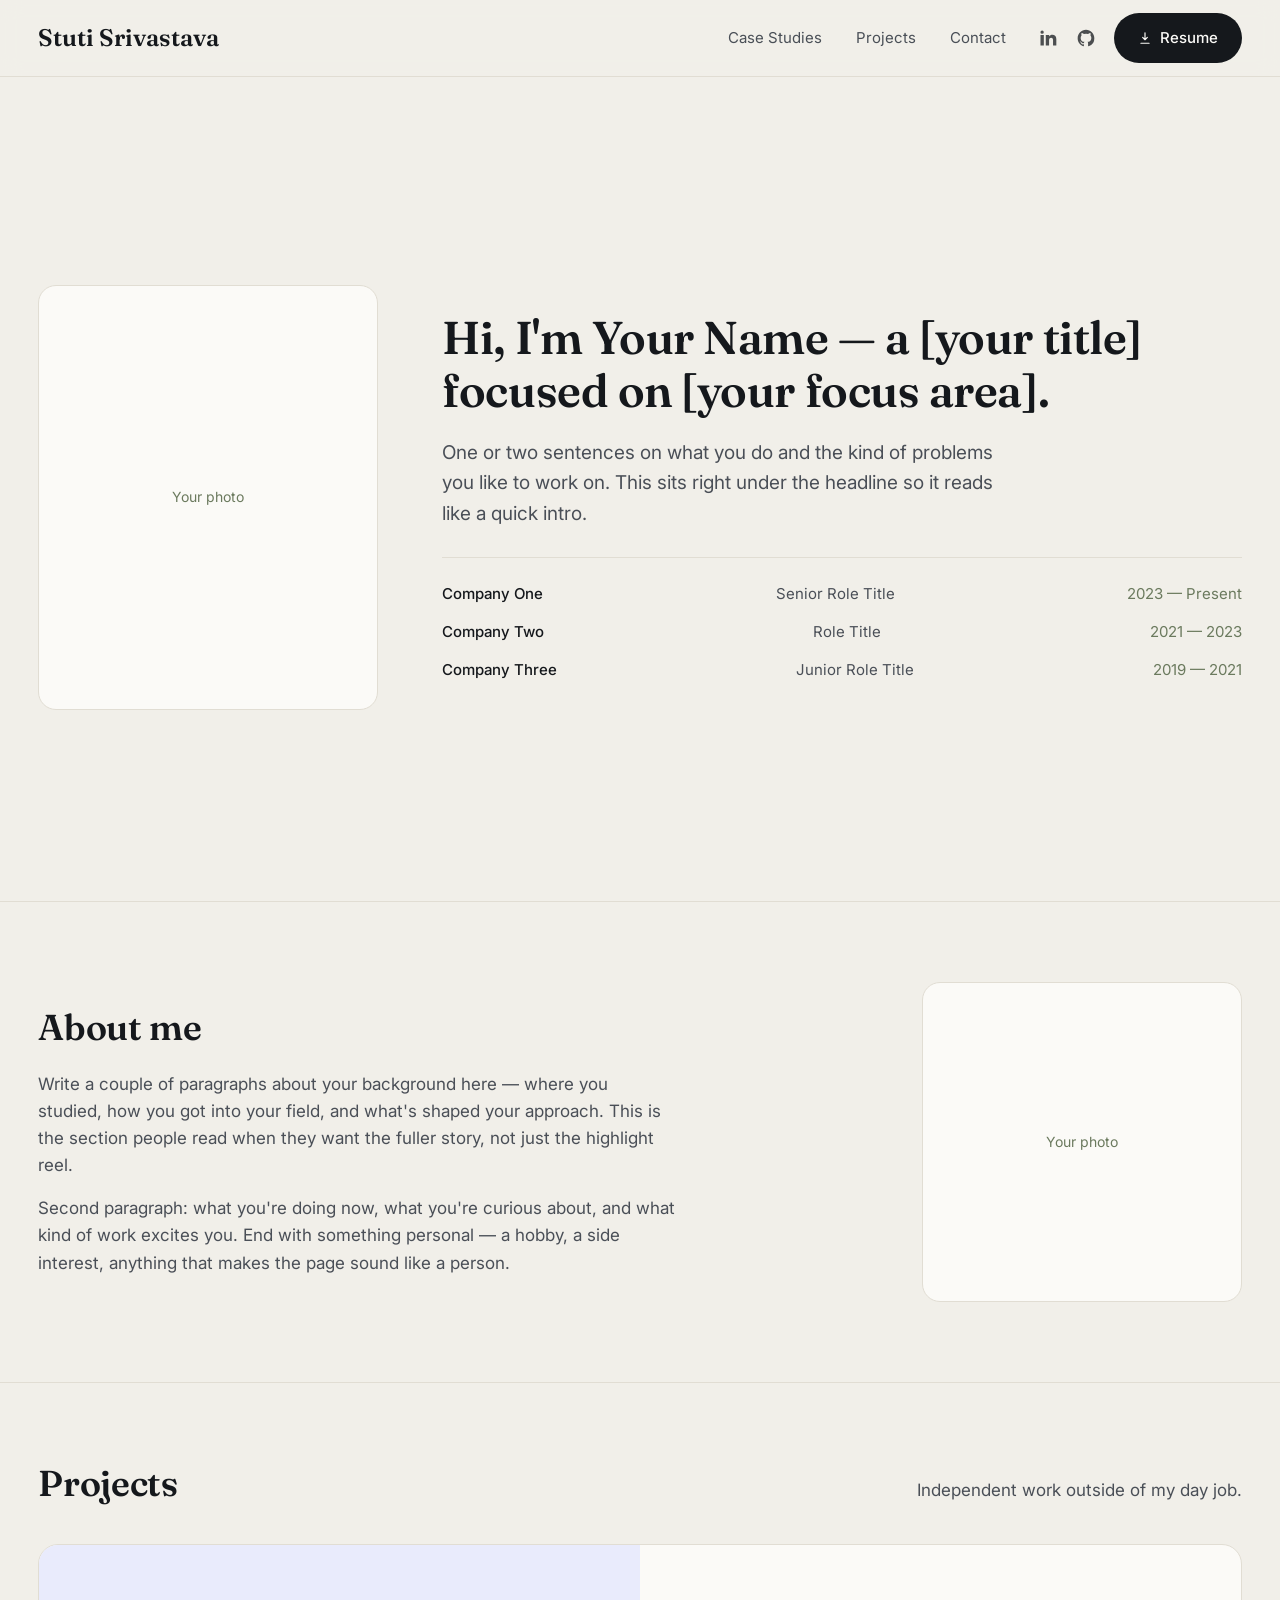
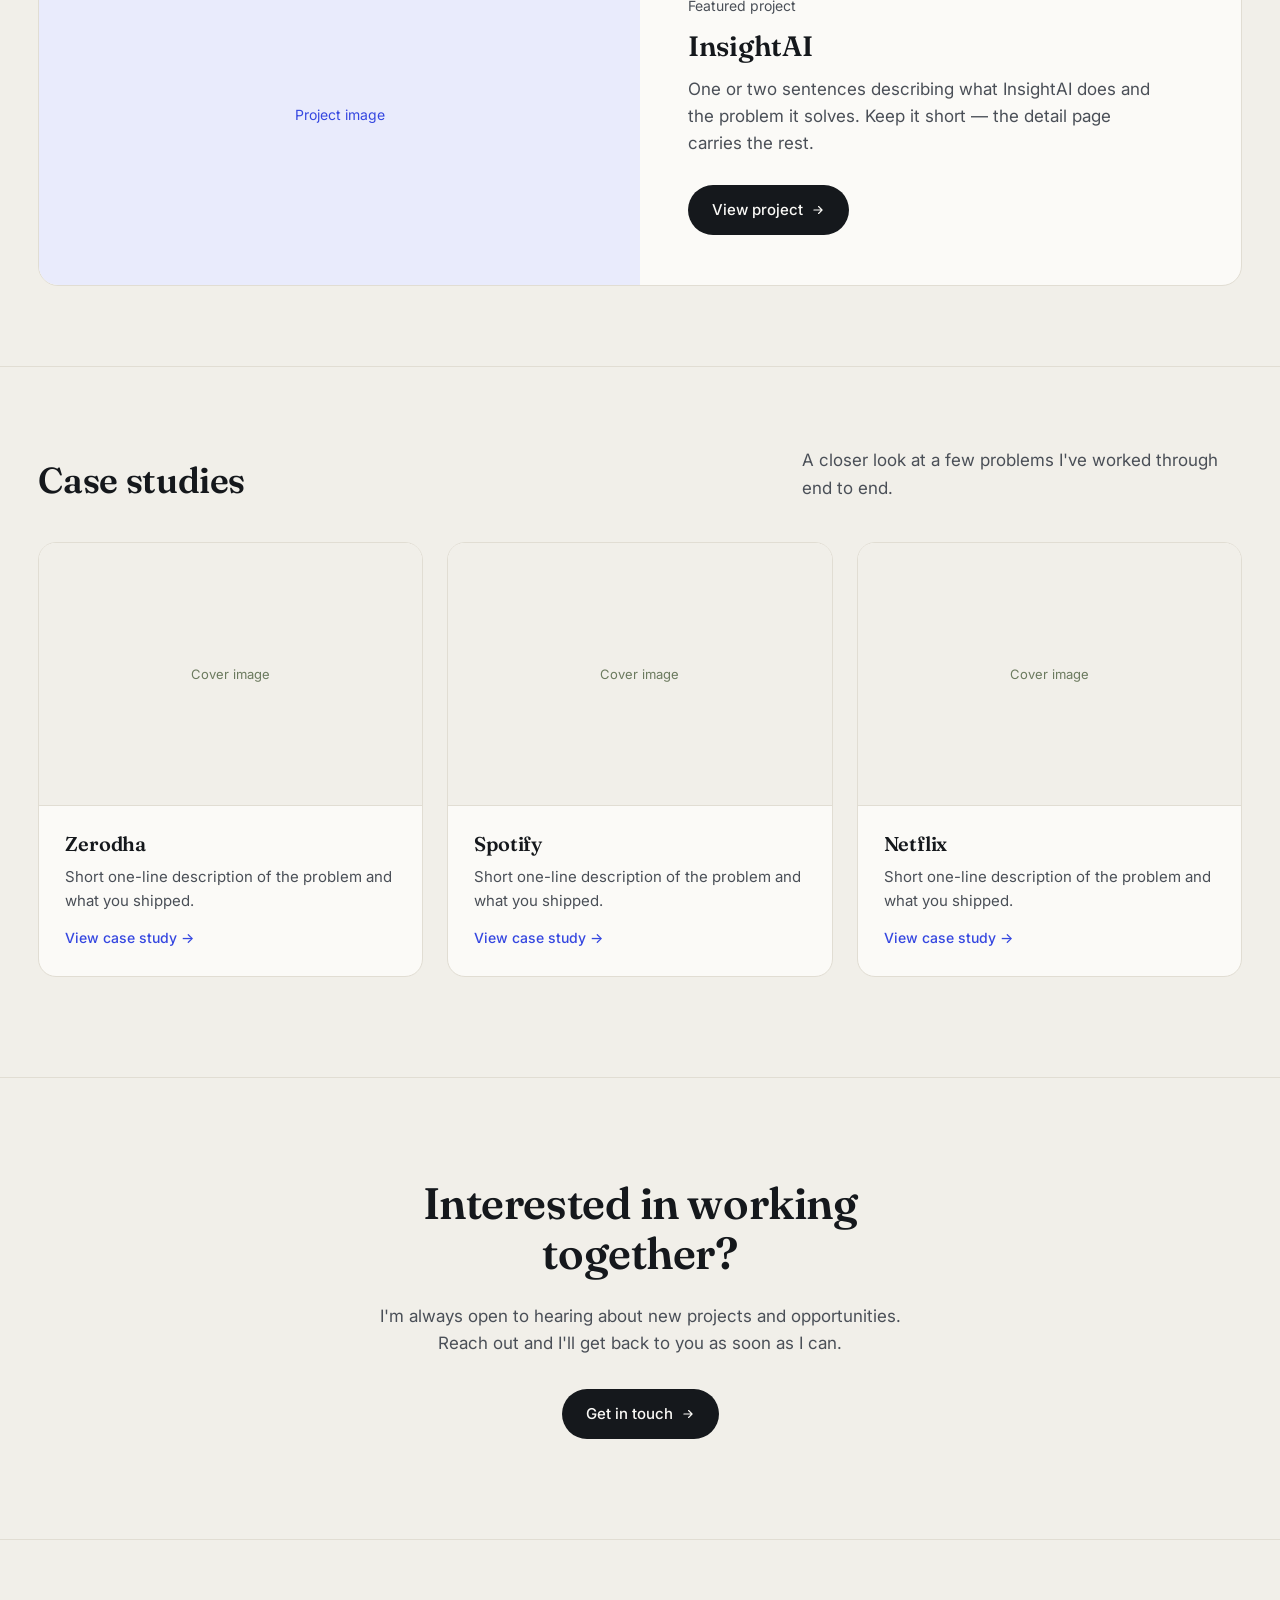
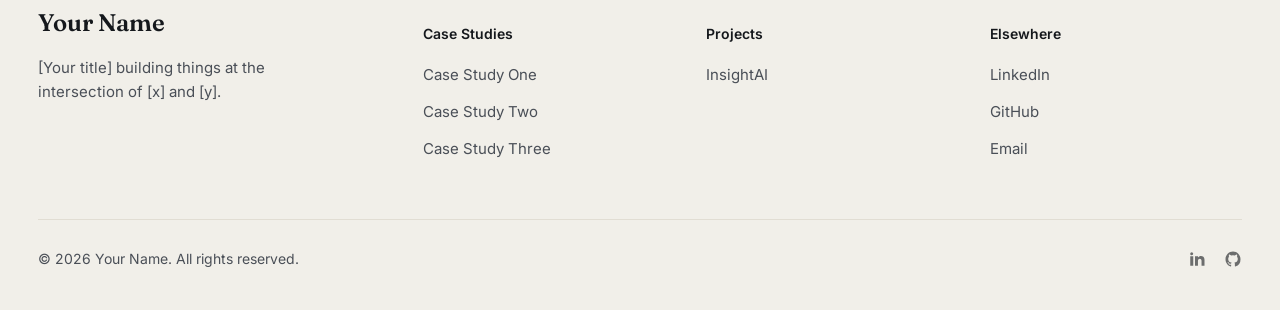
<file: index.html>
<!DOCTYPE html>
<html lang="en">
<head>
<meta charset="UTF-8">
<meta name="viewport" content="width=device-width, initial-scale=1.0">
<title>Your Name — Portfolio</title>
<meta name="description" content="Portfolio of Your Name — projects and case studies.">
<link rel="preconnect" href="https://fonts.googleapis.com">
<link rel="preconnect" href="https://fonts.gstatic.com" crossorigin>
<link href="https://fonts.googleapis.com/css2?family=Fraunces:opsz,wght@9..144,500;9..144,600&family=Inter:wght@400;500;600&display=swap" rel="stylesheet">
<link rel="stylesheet" href="style.css">
</head>
<body>

<!-- ============ NAV ============ -->
<nav class="nav">
  <div class="wrap">
    <a href="/" class="nav-name">Stuti Srivastava</a>

    <div class="nav-links" id="navLinks">
      <a href="#case-studies">Case Studies</a>
      <a href="#projects">Projects</a>
      <a href="#contact">Contact</a>
    </div>

    <div class="nav-icons">
      <a href="https://www.linkedin.com/in/stuti-srivastava-779b971b7/" target="_blank" rel="noopener" aria-label="LinkedIn">
        <svg width="20" height="20" viewBox="0 0 24 24" fill="none"><path d="M6.94 5a2 2 0 1 1-4-.002 2 2 0 0 1 4 .002zM7 8.48H3V21h4V8.48zM13.32 8.48H9.34V21h3.94v-6.57c0-3.66 4.77-3.96 4.77 0V21H22v-7.93c0-6.17-7.06-5.94-8.68-2.91V8.48z" fill="currentColor"/></svg>
      </a>
      <a href="https://github.com/stutisri17/" target="_blank" rel="noopener" aria-label="GitHub">
        <svg width="20" height="20" viewBox="0 0 24 24" fill="none"><path d="M12 2C6.48 2 2 6.58 2 12.2c0 4.5 2.87 8.32 6.84 9.67.5.1.68-.22.68-.5v-1.75c-2.78.62-3.37-1.37-3.37-1.37-.46-1.2-1.11-1.52-1.11-1.52-.9-.63.07-.62.07-.62 1 .07 1.53 1.06 1.53 1.06.9 1.56 2.34 1.11 2.91.85.09-.66.35-1.11.63-1.37-2.22-.26-4.56-1.14-4.56-5.05 0-1.12.39-2.03 1.03-2.74-.1-.26-.45-1.3.1-2.71 0 0 .84-.28 2.75 1.05a9.3 9.3 0 0 1 5.01 0c1.91-1.33 2.75-1.05 2.75-1.05.55 1.41.2 2.45.1 2.71.64.71 1.03 1.62 1.03 2.74 0 3.92-2.34 4.78-4.57 5.04.36.32.68.95.68 1.92v2.85c0 .28.18.61.69.5A10.02 10.02 0 0 0 22 12.2C22 6.58 17.52 2 12 2z" fill="currentColor"/></svg>
      </a>
      <a href="assets/resume.pdf" download class="btn-primary btn-resume">
        <svg width="14" height="14" viewBox="0 0 24 24" fill="none"><path d="M12 3v12m0 0l-4-4m4 4l4-4M5 21h14" stroke="currentColor" stroke-width="2" stroke-linecap="round" stroke-linejoin="round"/></svg>
        Resume
      </a>
    </div>

    <button class="nav-toggle" id="navToggle" aria-label="Menu">
      <span></span><span></span><span></span>
    </button>
  </div>
</nav>

<!-- ============ EXPERIENCE (photo left) ============ -->
<section class="experience">
  <div class="wrap">
    <div class="experience-photo reveal">Your photo</div>
    <div class="experience-text reveal">
      <h1>Hi, I'm Your Name — a [your title] focused on [your focus area].</h1>
      <p class="role">One or two sentences on what you do and the kind of problems you like to work on. This sits right under the headline so it reads like a quick intro.</p>

      <div class="timeline">
        <div class="timeline-row">
          <span class="company">Company One</span>
          <span class="role-meta">Senior Role Title</span>
          <span class="dates">2023 — Present</span>
        </div>
        <div class="timeline-row">
          <span class="company">Company Two</span>
          <span class="role-meta">Role Title</span>
          <span class="dates">2021 — 2023</span>
        </div>
        <div class="timeline-row">
          <span class="company">Company Three</span>
          <span class="role-meta">Junior Role Title</span>
          <span class="dates">2019 — 2021</span>
        </div>
      </div>
    </div>
  </div>
</section>

<!-- ============ ABOUT (photo right) ============ -->
<section class="about" id="about">
  <div class="wrap">
    <div class="reveal">
      <h2>About me</h2>
      <p class="body-text">Write a couple of paragraphs about your background here — where you studied, how you got into your field, and what's shaped your approach. This is the section people read when they want the fuller story, not just the highlight reel.</p>
      <p class="body-text">Second paragraph: what you're doing now, what you're curious about, and what kind of work excites you. End with something personal — a hobby, a side interest, anything that makes the page sound like a person.</p>
    </div>
    <div class="about-photo reveal">Your photo</div>
  </div>
</section>

<!-- ============ PROJECTS ============ -->
<section class="projects" id="projects">
  <div class="wrap">
    <div class="section-head reveal">
      <h2>Projects</h2>
      <p class="section-sub">Independent work outside of my day job.</p>
    </div>

    <div class="project-feature reveal">
      <div class="project-feature-media">Project image</div>
      <div class="project-feature-body">
        <p class="eyebrow">Featured project</p>
        <h3>InsightAI</h3>
        <p>One or two sentences describing what InsightAI does and the problem it solves. Keep it short — the detail page carries the rest.</p>
        <a href="insightai/" class="btn-primary">
          View project
          <svg width="14" height="14" viewBox="0 0 24 24" fill="none"><path d="M5 12h14m0 0l-6-6m6 6l-6 6" stroke="currentColor" stroke-width="2" stroke-linecap="round" stroke-linejoin="round"/></svg>
        </a>
      </div>
    </div>
  </div>
</section>

<!-- ============ CASE STUDIES ============ -->
<section class="case-studies" id="case-studies">
  <div class="wrap">
    <div class="section-head reveal">
      <h2>Case studies</h2>
      <p class="section-sub">A closer look at a few problems I've worked through end to end.</p>
    </div>

    <div class="case-grid">
      <a href="case-study-1/" class="case-card reveal">
        <div class="case-card-media">Cover image</div>
        <div class="case-card-body">
          <h3>Zerodha</h3>
          <p>Short one-line description of the problem and what you shipped.</p>
          <span class="case-card-link">View case study →</span>
        </div>
      </a>

      <a href="case-study-2/" class="case-card reveal">
        <div class="case-card-media">Cover image</div>
        <div class="case-card-body">
          <h3>Spotify</h3>
          <p>Short one-line description of the problem and what you shipped.</p>
          <span class="case-card-link">View case study →</span>
        </div>
      </a>

      <a href="case-study-3/" class="case-card reveal">
        <div class="case-card-media">Cover image</div>
        <div class="case-card-body">
          <h3>Netflix</h3>
          <p>Short one-line description of the problem and what you shipped.</p>
          <span class="case-card-link">View case study →</span>
        </div>
      </a>
    </div>
  </div>
</section>

<!-- ============ END / CTA SECTION ============ -->
<section class="end-section reveal" id="contact">
  <div class="wrap">
    <h2>Interested in working together?</h2>
    <p>I'm always open to hearing about new projects and opportunities. Reach out and I'll get back to you as soon as I can.</p>
    <a href="mailto:you@example.com" class="btn-primary">
      Get in touch
      <svg width="14" height="14" viewBox="0 0 24 24" fill="none"><path d="M5 12h14m0 0l-6-6m6 6l-6 6" stroke="currentColor" stroke-width="2" stroke-linecap="round" stroke-linejoin="round"/></svg>
    </a>
  </div>
</section>

<!-- ============ FOOTER ============ -->
<footer>
  <div class="wrap">
    <div class="footer-top">
      <div class="footer-brand">
        <span class="nav-name">Your Name</span>
        <p>[Your title] building things at the intersection of [x] and [y].</p>
      </div>

      <div class="footer-col">
        <h4>Case Studies</h4>
        <ul>
          <li><a href="case-study-1/">Case Study One</a></li>
          <li><a href="case-study-2/">Case Study Two</a></li>
          <li><a href="case-study-3/">Case Study Three</a></li>
        </ul>
      </div>

      <div class="footer-col">
        <h4>Projects</h4>
        <ul>
          <li><a href="insightai/">InsightAI</a></li>
        </ul>
      </div>

      <div class="footer-col">
        <h4>Elsewhere</h4>
        <ul>
          <li><a href="https://linkedin.com/in/yourprofile" target="_blank" rel="noopener">LinkedIn</a></li>
          <li><a href="https://github.com/yourusername" target="_blank" rel="noopener">GitHub</a></li>
          <li><a href="mailto:you@example.com">Email</a></li>
        </ul>
      </div>
    </div>

    <div class="footer-bottom">
      <span>© <span id="year"></span> Your Name. All rights reserved.</span>
      <div class="nav-icons">
        <a href="https://linkedin.com/in/yourprofile" target="_blank" rel="noopener" aria-label="LinkedIn">
          <svg width="18" height="18" viewBox="0 0 24 24" fill="none"><path d="M6.94 5a2 2 0 1 1-4-.002 2 2 0 0 1 4 .002zM7 8.48H3V21h4V8.48zM13.32 8.48H9.34V21h3.94v-6.57c0-3.66 4.77-3.96 4.77 0V21H22v-7.93c0-6.17-7.06-5.94-8.68-2.91V8.48z" fill="currentColor"/></svg>
        </a>
        <a href="https://github.com/yourusername" target="_blank" rel="noopener" aria-label="GitHub">
          <svg width="18" height="18" viewBox="0 0 24 24" fill="none"><path d="M12 2C6.48 2 2 6.58 2 12.2c0 4.5 2.87 8.32 6.84 9.67.5.1.68-.22.68-.5v-1.75c-2.78.62-3.37-1.37-3.37-1.37-.46-1.2-1.11-1.52-1.11-1.52-.9-.63.07-.62.07-.62 1 .07 1.53 1.06 1.53 1.06.9 1.56 2.34 1.11 2.91.85.09-.66.35-1.11.63-1.37-2.22-.26-4.56-1.14-4.56-5.05 0-1.12.39-2.03 1.03-2.74-.1-.26-.45-1.3.1-2.71 0 0 .84-.28 2.75 1.05a9.3 9.3 0 0 1 5.01 0c1.91-1.33 2.75-1.05 2.75-1.05.55 1.41.2 2.45.1 2.71.64.71 1.03 1.62 1.03 2.74 0 3.92-2.34 4.78-4.57 5.04.36.32.68.95.68 1.92v2.85c0 .28.18.61.69.5A10.02 10.02 0 0 0 22 12.2C22 6.58 17.52 2 12 2z" fill="currentColor"/></svg>
        </a>
      </div>
    </div>
  </div>
</footer>

<script src="script.js"></script>
</body>
</html>
</file>
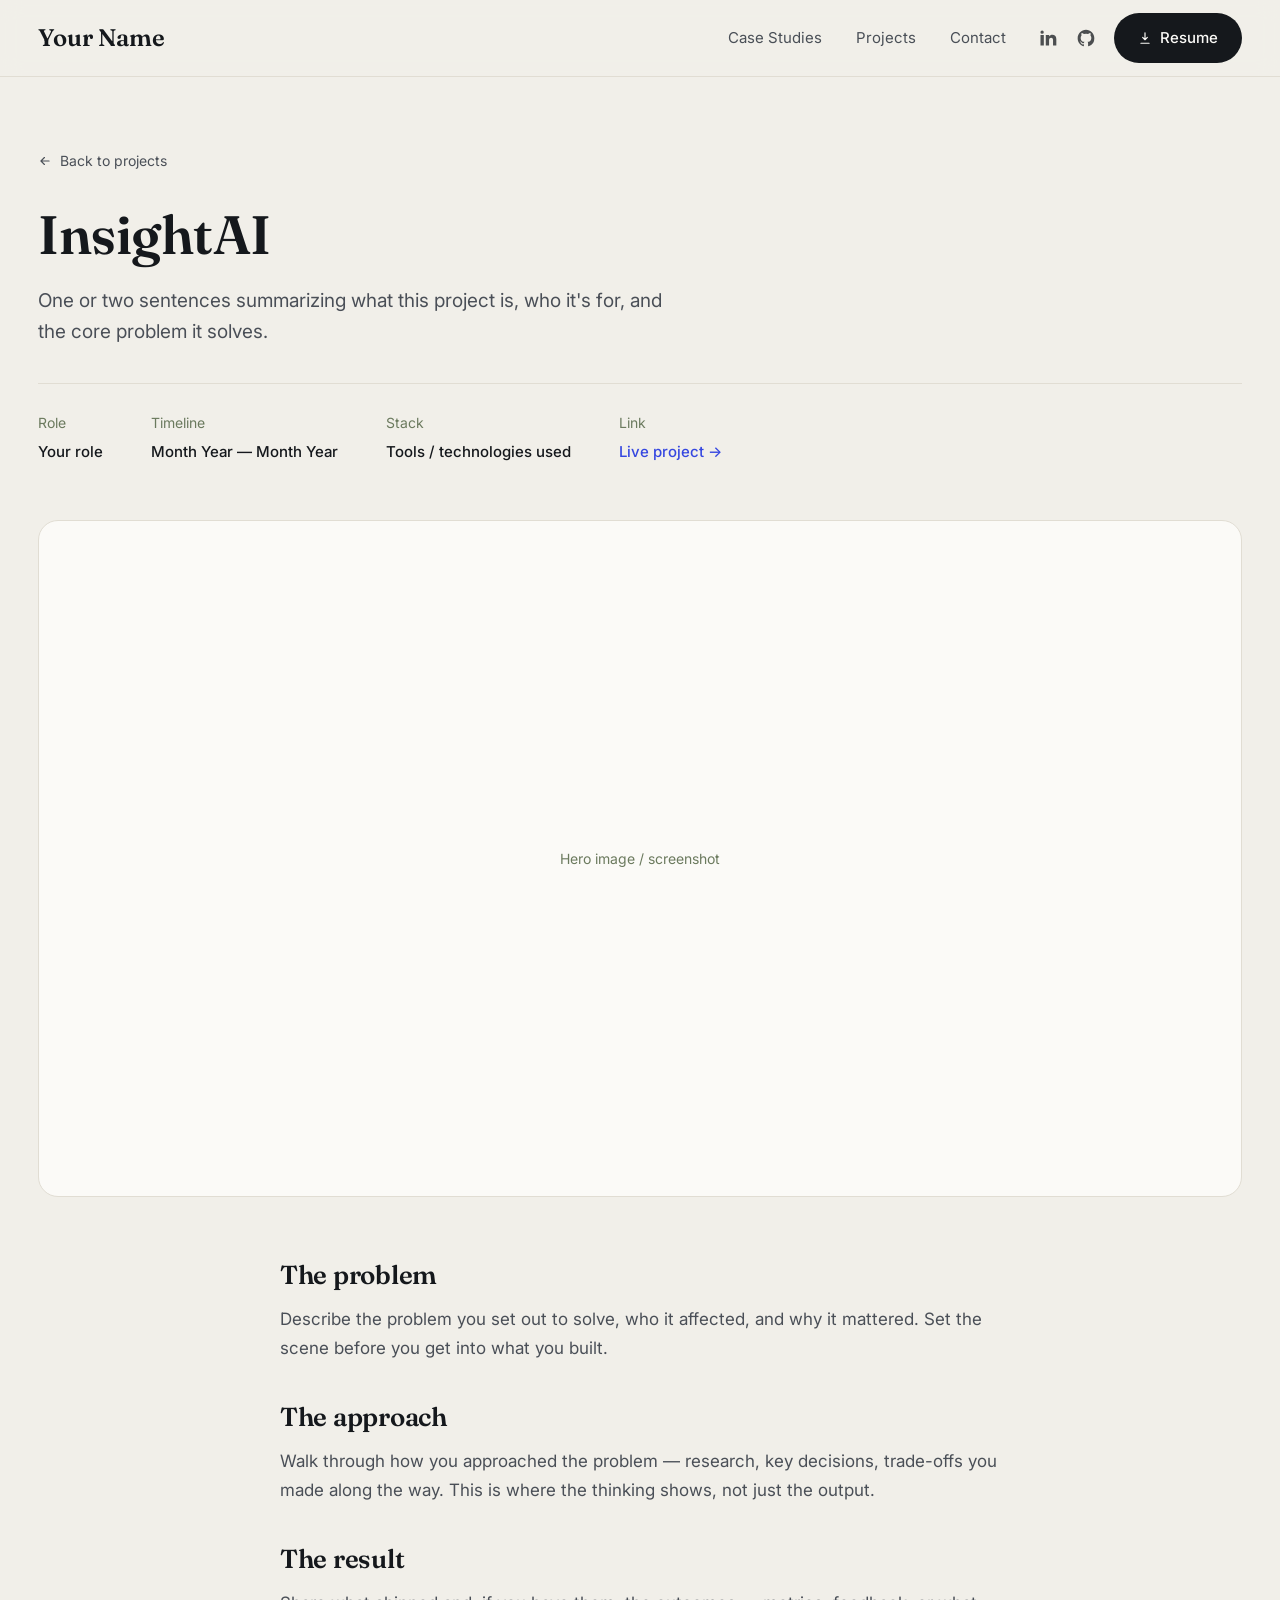
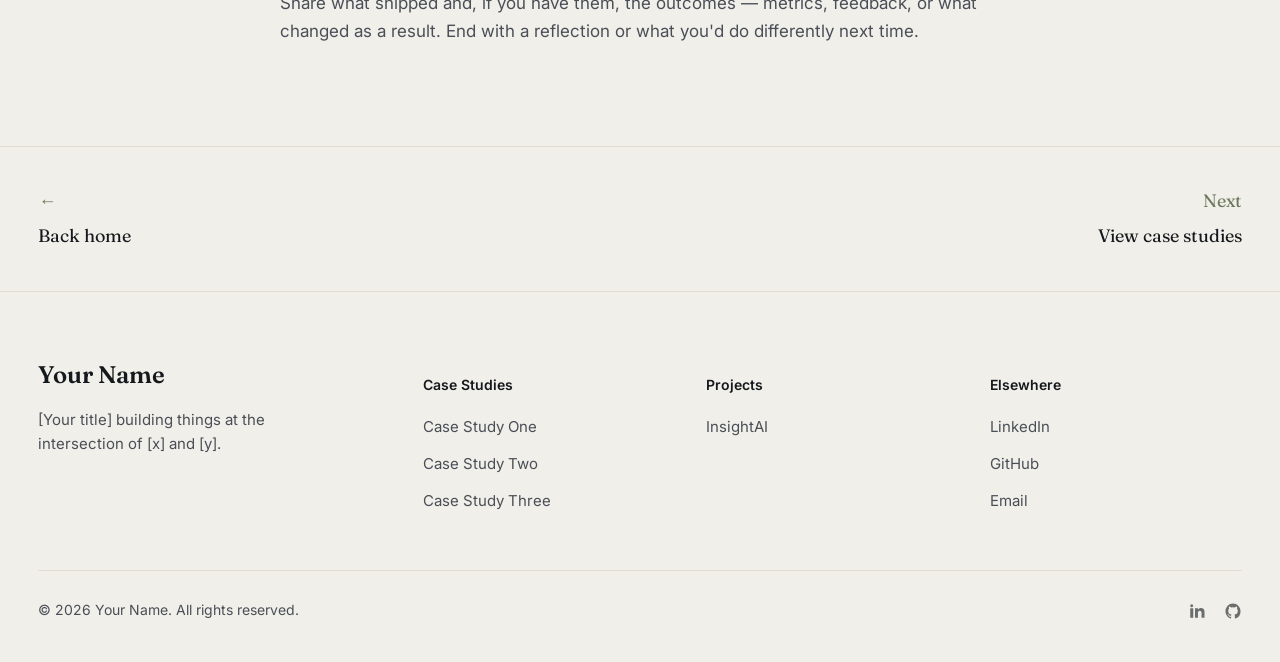
<file: InsightAI/index.html>
<!DOCTYPE html>
<html lang="en">
<head>
<meta charset="UTF-8">
<meta name="viewport" content="width=device-width, initial-scale=1.0">
<title>InsightAI — Your Name</title>
<meta name="description" content="InsightAI project overview.">
<link rel="preconnect" href="https://fonts.googleapis.com">
<link rel="preconnect" href="https://fonts.gstatic.com" crossorigin>
<link href="https://fonts.googleapis.com/css2?family=Fraunces:opsz,wght@9..144,500;9..144,600&family=Inter:wght@400;500;600&display=swap" rel="stylesheet">
<link rel="stylesheet" href="../style.css">
</head>
<body>

<!-- ============ NAV ============ -->
<nav class="nav">
  <div class="wrap">
    <a href="../" class="nav-name">Your Name</a>

    <div class="nav-links" id="navLinks">
      <a href="../#case-studies">Case Studies</a>
      <a href="../#projects">Projects</a>
      <a href="../#contact">Contact</a>
    </div>

    <div class="nav-icons">
      <a href="https://linkedin.com/in/yourprofile" target="_blank" rel="noopener" aria-label="LinkedIn">
        <svg width="20" height="20" viewBox="0 0 24 24" fill="none"><path d="M6.94 5a2 2 0 1 1-4-.002 2 2 0 0 1 4 .002zM7 8.48H3V21h4V8.48zM13.32 8.48H9.34V21h3.94v-6.57c0-3.66 4.77-3.96 4.77 0V21H22v-7.93c0-6.17-7.06-5.94-8.68-2.91V8.48z" fill="currentColor"/></svg>
      </a>
      <a href="https://github.com/yourusername" target="_blank" rel="noopener" aria-label="GitHub">
        <svg width="20" height="20" viewBox="0 0 24 24" fill="none"><path d="M12 2C6.48 2 2 6.58 2 12.2c0 4.5 2.87 8.32 6.84 9.67.5.1.68-.22.68-.5v-1.75c-2.78.62-3.37-1.37-3.37-1.37-.46-1.2-1.11-1.52-1.11-1.52-.9-.63.07-.62.07-.62 1 .07 1.53 1.06 1.53 1.06.9 1.56 2.34 1.11 2.91.85.09-.66.35-1.11.63-1.37-2.22-.26-4.56-1.14-4.56-5.05 0-1.12.39-2.03 1.03-2.74-.1-.26-.45-1.3.1-2.71 0 0 .84-.28 2.75 1.05a9.3 9.3 0 0 1 5.01 0c1.91-1.33 2.75-1.05 2.75-1.05.55 1.41.2 2.45.1 2.71.64.71 1.03 1.62 1.03 2.74 0 3.92-2.34 4.78-4.57 5.04.36.32.68.95.68 1.92v2.85c0 .28.18.61.69.5A10.02 10.02 0 0 0 22 12.2C22 6.58 17.52 2 12 2z" fill="currentColor"/></svg>
      </a>
      <a href="../assets/resume.pdf" download class="btn-primary btn-resume">
        <svg width="14" height="14" viewBox="0 0 24 24" fill="none"><path d="M12 3v12m0 0l-4-4m4 4l4-4M5 21h14" stroke="currentColor" stroke-width="2" stroke-linecap="round" stroke-linejoin="round"/></svg>
        Resume
      </a>
    </div>

    <button class="nav-toggle" id="navToggle" aria-label="Menu">
      <span></span><span></span><span></span>
    </button>
  </div>
</nav>

<!-- ============ DETAIL HERO ============ -->
<section class="detail-hero">
  <div class="wrap">
    <a href="../#projects" class="back-link">
      <svg width="14" height="14" viewBox="0 0 24 24" fill="none"><path d="M19 12H5m0 0l6-6m-6 6l6 6" stroke="currentColor" stroke-width="2" stroke-linecap="round" stroke-linejoin="round"/></svg>
      Back to projects
    </a>
    <h1>InsightAI</h1>
    <p class="role">One or two sentences summarizing what this project is, who it's for, and the core problem it solves.</p>

    <div class="detail-meta">
      <div class="detail-meta-item">
        <p class="eyebrow">Role</p>
        <div>Your role</div>
      </div>
      <div class="detail-meta-item">
        <p class="eyebrow">Timeline</p>
        <div>Month Year — Month Year</div>
      </div>
      <div class="detail-meta-item">
        <p class="eyebrow">Stack</p>
        <div>Tools / technologies used</div>
      </div>
      <div class="detail-meta-item">
        <p class="eyebrow">Link</p>
        <div><a href="#" target="_blank" rel="noopener" style="color:var(--accent)">Live project →</a></div>
      </div>
    </div>
  </div>
</section>

<!-- ============ DETAIL BODY ============ -->
<div class="wrap">
  <div class="detail-media">Hero image / screenshot</div>
</div>

<div class="detail-body">
  <div>
    <h2>The problem</h2>
    <p>Describe the problem you set out to solve, who it affected, and why it mattered. Set the scene before you get into what you built.</p>
  </div>

  <div>
    <h2>The approach</h2>
    <p>Walk through how you approached the problem — research, key decisions, trade-offs you made along the way. This is where the thinking shows, not just the output.</p>
  </div>

  <div>
    <h2>The result</h2>
    <p>Share what shipped and, if you have them, the outcomes — metrics, feedback, or what changed as a result. End with a reflection or what you'd do differently next time.</p>
  </div>
</div>

<!-- ============ DETAIL NAV ============ -->
<div class="detail-nav">
  <div class="wrap">
    <a href="../" class="detail-nav-link">
      <span class="eyebrow">←</span>
      <span>Back home</span>
    </a>
    <a href="../#case-studies" class="detail-nav-link">
      <span class="eyebrow">Next</span>
      <span>View case studies</span>
    </a>
  </div>
</div>

<!-- ============ FOOTER ============ -->
<footer>
  <div class="wrap">
    <div class="footer-top">
      <div class="footer-brand">
        <span class="nav-name">Your Name</span>
        <p>[Your title] building things at the intersection of [x] and [y].</p>
      </div>

      <div class="footer-col">
        <h4>Case Studies</h4>
        <ul>
          <li><a href="../case-study-1/">Case Study One</a></li>
          <li><a href="../case-study-2/">Case Study Two</a></li>
          <li><a href="../case-study-3/">Case Study Three</a></li>
        </ul>
      </div>

      <div class="footer-col">
        <h4>Projects</h4>
        <ul>
          <li><a href="../insightai/">InsightAI</a></li>
        </ul>
      </div>

      <div class="footer-col">
        <h4>Elsewhere</h4>
        <ul>
          <li><a href="https://linkedin.com/in/yourprofile" target="_blank" rel="noopener">LinkedIn</a></li>
          <li><a href="https://github.com/yourusername" target="_blank" rel="noopener">GitHub</a></li>
          <li><a href="mailto:you@example.com">Email</a></li>
        </ul>
      </div>
    </div>

    <div class="footer-bottom">
      <span>© <span id="year"></span> Your Name. All rights reserved.</span>
      <div class="nav-icons">
        <a href="https://linkedin.com/in/yourprofile" target="_blank" rel="noopener" aria-label="LinkedIn">
          <svg width="18" height="18" viewBox="0 0 24 24" fill="none"><path d="M6.94 5a2 2 0 1 1-4-.002 2 2 0 0 1 4 .002zM7 8.48H3V21h4V8.48zM13.32 8.48H9.34V21h3.94v-6.57c0-3.66 4.77-3.96 4.77 0V21H22v-7.93c0-6.17-7.06-5.94-8.68-2.91V8.48z" fill="currentColor"/></svg>
        </a>
        <a href="https://github.com/yourusername" target="_blank" rel="noopener" aria-label="GitHub">
          <svg width="18" height="18" viewBox="0 0 24 24" fill="none"><path d="M12 2C6.48 2 2 6.58 2 12.2c0 4.5 2.87 8.32 6.84 9.67.5.1.68-.22.68-.5v-1.75c-2.78.62-3.37-1.37-3.37-1.37-.46-1.2-1.11-1.52-1.11-1.52-.9-.63.07-.62.07-.62 1 .07 1.53 1.06 1.53 1.06.9 1.56 2.34 1.11 2.91.85.09-.66.35-1.11.63-1.37-2.22-.26-4.56-1.14-4.56-5.05 0-1.12.39-2.03 1.03-2.74-.1-.26-.45-1.3.1-2.71 0 0 .84-.28 2.75 1.05a9.3 9.3 0 0 1 5.01 0c1.91-1.33 2.75-1.05 2.75-1.05.55 1.41.2 2.45.1 2.71.64.71 1.03 1.62 1.03 2.74 0 3.92-2.34 4.78-4.57 5.04.36.32.68.95.68 1.92v2.85c0 .28.18.61.69.5A10.02 10.02 0 0 0 22 12.2C22 6.58 17.52 2 12 2z" fill="currentColor"/></svg>
        </a>
      </div>
    </div>
  </div>
</footer>

<script src="../script.js"></script>
</body>
</html>
</file>
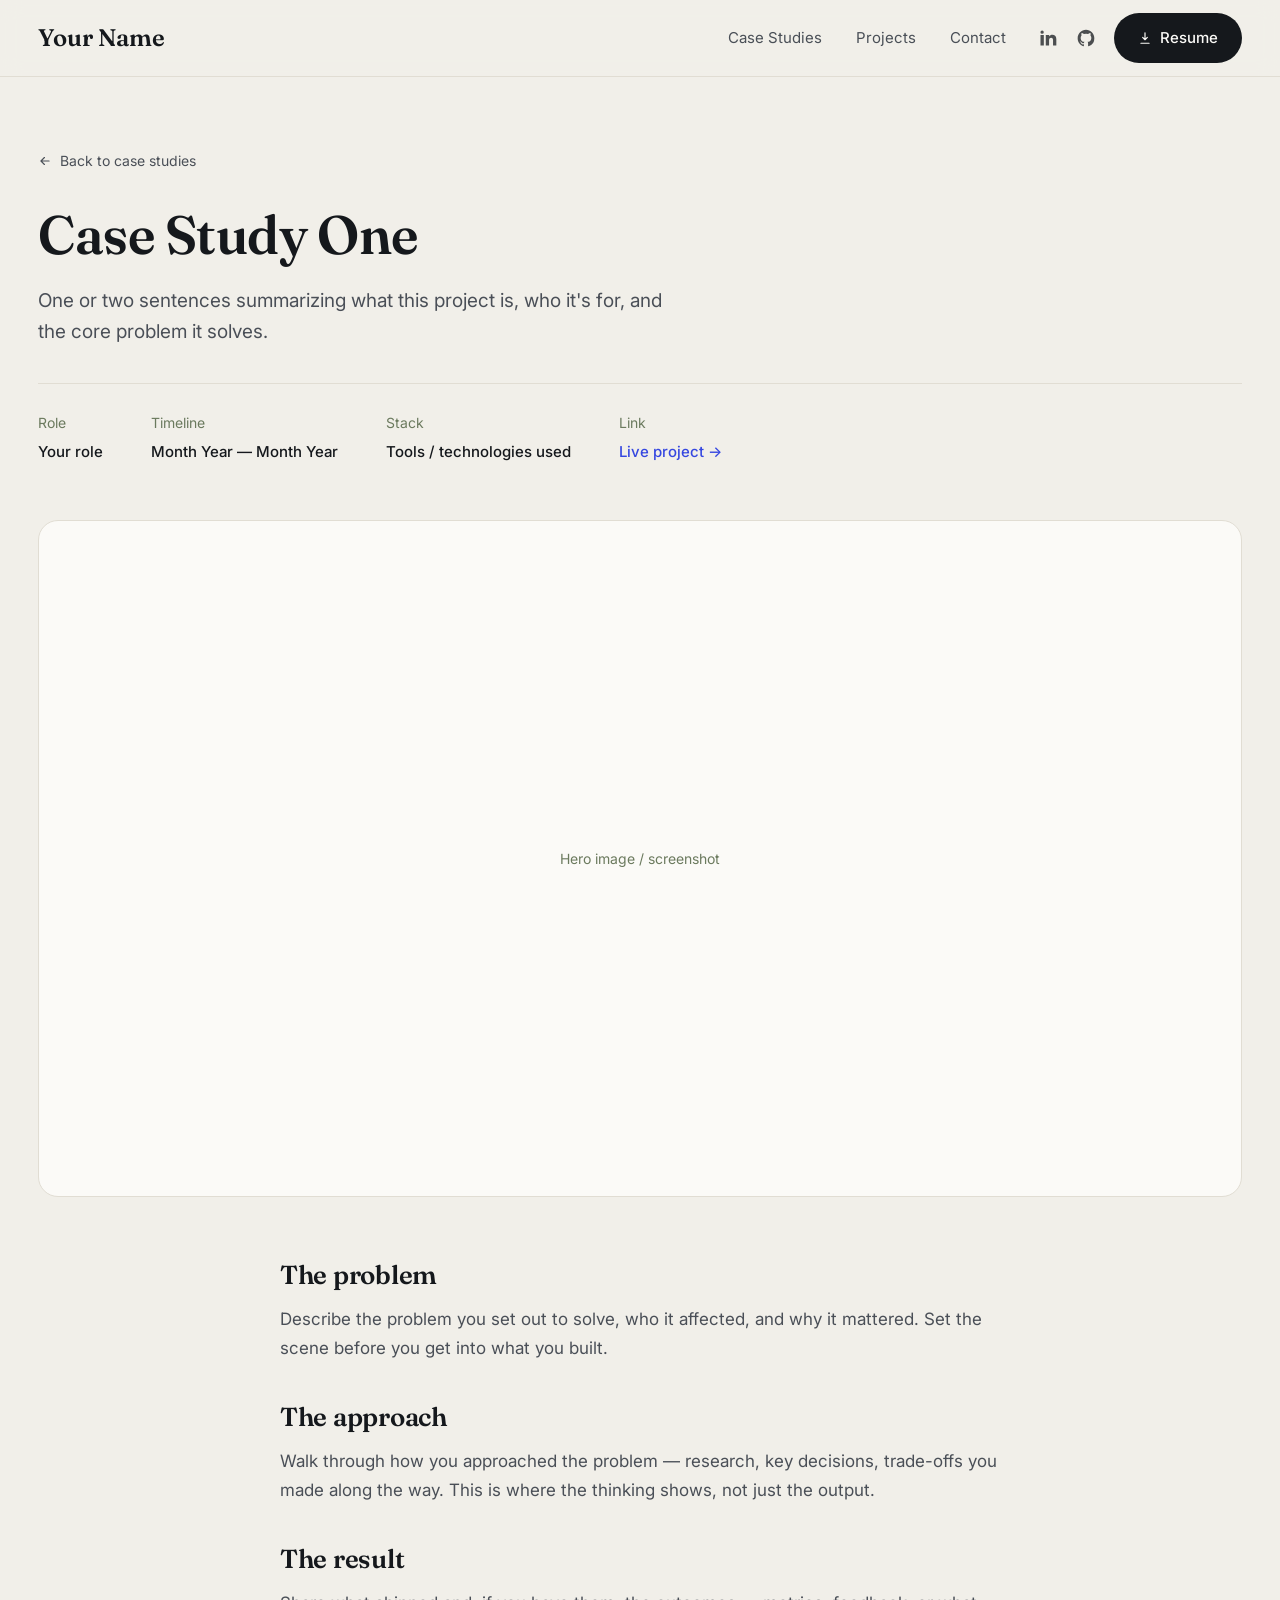
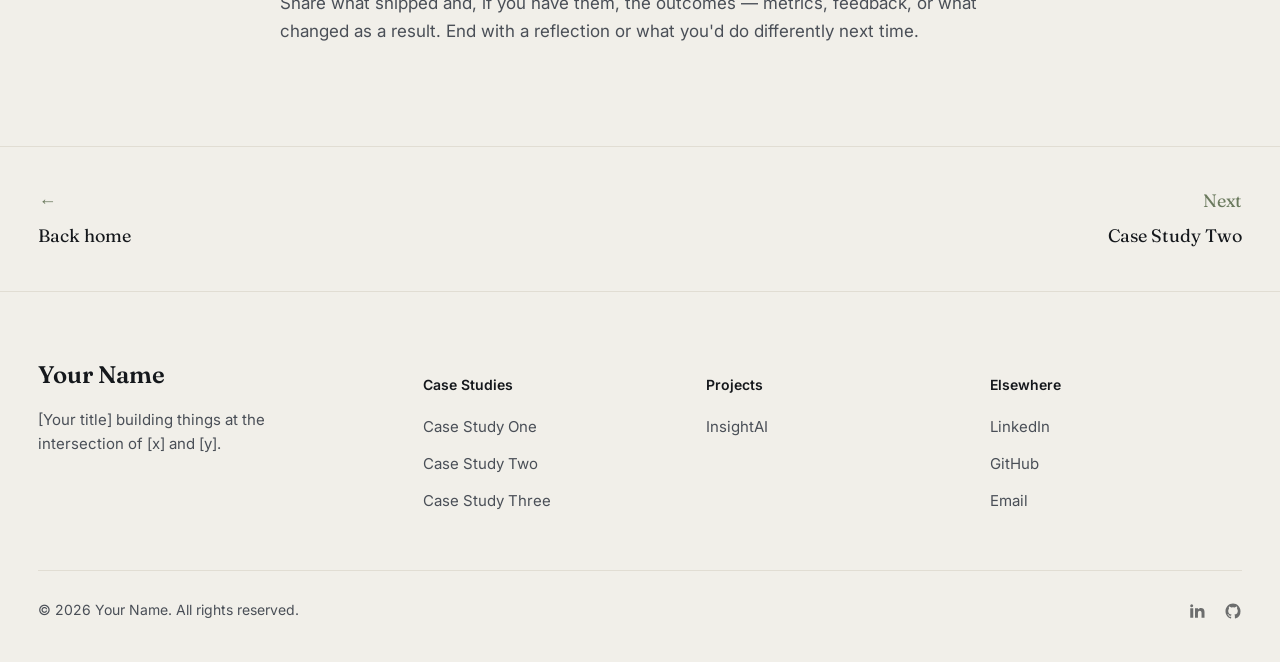
<file: Zerodha/index.html>
<!DOCTYPE html>
<html lang="en">
<head>
<meta charset="UTF-8">
<meta name="viewport" content="width=device-width, initial-scale=1.0">
<title>Zerodha</title>
<meta name="description" content="Case Study One case study.">
<link rel="preconnect" href="https://fonts.googleapis.com">
<link rel="preconnect" href="https://fonts.gstatic.com" crossorigin>
<link href="https://fonts.googleapis.com/css2?family=Fraunces:opsz,wght@9..144,500;9..144,600&family=Inter:wght@400;500;600&display=swap" rel="stylesheet">
<link rel="stylesheet" href="../style.css">
</head>
<body>

<!-- ============ NAV ============ -->
<nav class="nav">
  <div class="wrap">
    <a href="../" class="nav-name">Your Name</a>

    <div class="nav-links" id="navLinks">
      <a href="../#case-studies">Case Studies</a>
      <a href="../#projects">Projects</a>
      <a href="../#contact">Contact</a>
    </div>

    <div class="nav-icons">
      <a href="https://linkedin.com/in/yourprofile" target="_blank" rel="noopener" aria-label="LinkedIn">
        <svg width="20" height="20" viewBox="0 0 24 24" fill="none"><path d="M6.94 5a2 2 0 1 1-4-.002 2 2 0 0 1 4 .002zM7 8.48H3V21h4V8.48zM13.32 8.48H9.34V21h3.94v-6.57c0-3.66 4.77-3.96 4.77 0V21H22v-7.93c0-6.17-7.06-5.94-8.68-2.91V8.48z" fill="currentColor"/></svg>
      </a>
      <a href="https://github.com/yourusername" target="_blank" rel="noopener" aria-label="GitHub">
        <svg width="20" height="20" viewBox="0 0 24 24" fill="none"><path d="M12 2C6.48 2 2 6.58 2 12.2c0 4.5 2.87 8.32 6.84 9.67.5.1.68-.22.68-.5v-1.75c-2.78.62-3.37-1.37-3.37-1.37-.46-1.2-1.11-1.52-1.11-1.52-.9-.63.07-.62.07-.62 1 .07 1.53 1.06 1.53 1.06.9 1.56 2.34 1.11 2.91.85.09-.66.35-1.11.63-1.37-2.22-.26-4.56-1.14-4.56-5.05 0-1.12.39-2.03 1.03-2.74-.1-.26-.45-1.3.1-2.71 0 0 .84-.28 2.75 1.05a9.3 9.3 0 0 1 5.01 0c1.91-1.33 2.75-1.05 2.75-1.05.55 1.41.2 2.45.1 2.71.64.71 1.03 1.62 1.03 2.74 0 3.92-2.34 4.78-4.57 5.04.36.32.68.95.68 1.92v2.85c0 .28.18.61.69.5A10.02 10.02 0 0 0 22 12.2C22 6.58 17.52 2 12 2z" fill="currentColor"/></svg>
      </a>
      <a href="../assets/resume.pdf" download class="btn-primary btn-resume">
        <svg width="14" height="14" viewBox="0 0 24 24" fill="none"><path d="M12 3v12m0 0l-4-4m4 4l4-4M5 21h14" stroke="currentColor" stroke-width="2" stroke-linecap="round" stroke-linejoin="round"/></svg>
        Resume
      </a>
    </div>

    <button class="nav-toggle" id="navToggle" aria-label="Menu">
      <span></span><span></span><span></span>
    </button>
  </div>
</nav>

<!-- ============ DETAIL HERO ============ -->
<section class="detail-hero">
  <div class="wrap">
    <a href="../#case-studies" class="back-link">
      <svg width="14" height="14" viewBox="0 0 24 24" fill="none"><path d="M19 12H5m0 0l6-6m-6 6l6 6" stroke="currentColor" stroke-width="2" stroke-linecap="round" stroke-linejoin="round"/></svg>
      Back to case studies
    </a>
    <h1>Case Study One</h1>
    <p class="role">One or two sentences summarizing what this project is, who it's for, and the core problem it solves.</p>

    <div class="detail-meta">
      <div class="detail-meta-item">
        <p class="eyebrow">Role</p>
        <div>Your role</div>
      </div>
      <div class="detail-meta-item">
        <p class="eyebrow">Timeline</p>
        <div>Month Year — Month Year</div>
      </div>
      <div class="detail-meta-item">
        <p class="eyebrow">Stack</p>
        <div>Tools / technologies used</div>
      </div>
      <div class="detail-meta-item">
        <p class="eyebrow">Link</p>
        <div><a href="#" target="_blank" rel="noopener" style="color:var(--accent)">Live project →</a></div>
      </div>
    </div>
  </div>
</section>

<!-- ============ DETAIL BODY ============ -->
<div class="wrap">
  <div class="detail-media">Hero image / screenshot</div>
</div>

<div class="detail-body">
  <div>
    <h2>The problem</h2>
    <p>Describe the problem you set out to solve, who it affected, and why it mattered. Set the scene before you get into what you built.</p>
  </div>

  <div>
    <h2>The approach</h2>
    <p>Walk through how you approached the problem — research, key decisions, trade-offs you made along the way. This is where the thinking shows, not just the output.</p>
  </div>

  <div>
    <h2>The result</h2>
    <p>Share what shipped and, if you have them, the outcomes — metrics, feedback, or what changed as a result. End with a reflection or what you'd do differently next time.</p>
  </div>
</div>

<!-- ============ DETAIL NAV ============ -->
<div class="detail-nav">
  <div class="wrap">
    <a href="../" class="detail-nav-link">
      <span class="eyebrow">←</span>
      <span>Back home</span>
    </a>
    <a href="../case-study-2/" class="detail-nav-link">
      <span class="eyebrow">Next</span>
      <span>Case Study Two</span>
    </a>
  </div>
</div>

<!-- ============ FOOTER ============ -->
<footer>
  <div class="wrap">
    <div class="footer-top">
      <div class="footer-brand">
        <span class="nav-name">Your Name</span>
        <p>[Your title] building things at the intersection of [x] and [y].</p>
      </div>

      <div class="footer-col">
        <h4>Case Studies</h4>
        <ul>
          <li><a href="../case-study-1/">Case Study One</a></li>
          <li><a href="../case-study-2/">Case Study Two</a></li>
          <li><a href="../case-study-3/">Case Study Three</a></li>
        </ul>
      </div>

      <div class="footer-col">
        <h4>Projects</h4>
        <ul>
          <li><a href="../insightai/">InsightAI</a></li>
        </ul>
      </div>

      <div class="footer-col">
        <h4>Elsewhere</h4>
        <ul>
          <li><a href="https://linkedin.com/in/yourprofile" target="_blank" rel="noopener">LinkedIn</a></li>
          <li><a href="https://github.com/yourusername" target="_blank" rel="noopener">GitHub</a></li>
          <li><a href="mailto:you@example.com">Email</a></li>
        </ul>
      </div>
    </div>

    <div class="footer-bottom">
      <span>© <span id="year"></span> Your Name. All rights reserved.</span>
      <div class="nav-icons">
        <a href="https://linkedin.com/in/yourprofile" target="_blank" rel="noopener" aria-label="LinkedIn">
          <svg width="18" height="18" viewBox="0 0 24 24" fill="none"><path d="M6.94 5a2 2 0 1 1-4-.002 2 2 0 0 1 4 .002zM7 8.48H3V21h4V8.48zM13.32 8.48H9.34V21h3.94v-6.57c0-3.66 4.77-3.96 4.77 0V21H22v-7.93c0-6.17-7.06-5.94-8.68-2.91V8.48z" fill="currentColor"/></svg>
        </a>
        <a href="https://github.com/yourusername" target="_blank" rel="noopener" aria-label="GitHub">
          <svg width="18" height="18" viewBox="0 0 24 24" fill="none"><path d="M12 2C6.48 2 2 6.58 2 12.2c0 4.5 2.87 8.32 6.84 9.67.5.1.68-.22.68-.5v-1.75c-2.78.62-3.37-1.37-3.37-1.37-.46-1.2-1.11-1.52-1.11-1.52-.9-.63.07-.62.07-.62 1 .07 1.53 1.06 1.53 1.06.9 1.56 2.34 1.11 2.91.85.09-.66.35-1.11.63-1.37-2.22-.26-4.56-1.14-4.56-5.05 0-1.12.39-2.03 1.03-2.74-.1-.26-.45-1.3.1-2.71 0 0 .84-.28 2.75 1.05a9.3 9.3 0 0 1 5.01 0c1.91-1.33 2.75-1.05 2.75-1.05.55 1.41.2 2.45.1 2.71.64.71 1.03 1.62 1.03 2.74 0 3.92-2.34 4.78-4.57 5.04.36.32.68.95.68 1.92v2.85c0 .28.18.61.69.5A10.02 10.02 0 0 0 22 12.2C22 6.58 17.52 2 12 2z" fill="currentColor"/></svg>
        </a>
      </div>
    </div>
  </div>
</footer>

<script src="../script.js"></script>
</body>
</html>
</file>
<file: style.css>
/* ============================================
   DESIGN TOKENS
   ============================================ */
:root {
  --ink: #15181C;
  --ink-soft: #4A4F57;
  --paper: #F1EFE9;
  --card: #FBFAF7;
  --line: #E1DDD3;
  --accent: #3547E0;
  --accent-soft: #E9EBFC;
  --sage: #6B7A5E;

  --serif: "Fraunces", Georgia, serif;
  --sans: "Inter", -apple-system, BlinkMacSystemFont, sans-serif;

  --max: 1400px;
  --gutter: clamp(16px, 3vw, 48px);
}

* { box-sizing: border-box; }

html { scroll-behavior: smooth; }

body {
  margin: 0;
  background: var(--paper);
  color: var(--ink);
  font-family: var(--sans);
  font-size: 17px;
  line-height: 1.6;
  -webkit-font-smoothing: antialiased;
}

img { max-width: 100%; display: block; }

a { color: inherit; text-decoration: none; }

.wrap {
  max-width: var(--max);
  margin: 0 auto;
  padding: 0 var(--gutter);
}

h1, h2, h3 {
  font-family: var(--serif);
  font-weight: 600;
  line-height: 1.15;
  margin: 0;
  letter-spacing: -0.01em;
}

p { margin: 0; }

.eyebrow {
  font-size: 14px;
  color: var(--sage);
  margin-bottom: 10px;
}

/* ============================================
   NAV
   ============================================ */
.nav {
  position: sticky;
  top: 0;
  z-index: 50;
  background: rgba(241, 239, 233, 0.88);
  backdrop-filter: blur(10px);
  border-bottom: 1px solid var(--line);
}

.nav .wrap {
  display: flex;
  align-items: center;
  justify-content: space-between;
  height: 76px;
}

.nav-name {
  font-family: var(--serif);
  font-size: 24px;
  font-weight: 600;
}

.nav-links {
  display: flex;
  align-items: center;
  gap: 34px;
  margin-left: auto;
  margin-right: 32px;
}

.nav-links a {
  font-size: 15px;
  color: var(--ink-soft);
  transition: color 0.15s ease;
}

.nav-links a:hover { color: var(--ink); }

.nav-icons {
  display: flex;
  align-items: center;
  gap: 18px;
}

.nav-icons a:not(.btn-resume) {
  display: flex;
  color: var(--ink);
  opacity: 0.75;
  transition: opacity 0.15s ease;
}

.nav-icons a:not(.btn-resume):hover { opacity: 1; }

.nav-toggle {
  display: none;
  background: none;
  border: none;
  cursor: pointer;
  padding: 8px;
}

.nav-toggle span {
  display: block;
  width: 22px;
  height: 2px;
  background: var(--ink);
  margin: 5px 0;
}

/* ============================================
   HERO / EXPERIENCE  (photo left, text right)
   ============================================ */
.experience {
  min-height: calc(100vh - 76px);
  min-height: calc(100svh - 76px);
  padding: 96px 0 80px;
  display: flex;
  align-items: center;
}

.experience .wrap {
  display: grid;
  grid-template-columns: 340px 1fr;
  gap: 64px;
  align-items: center;
}

.experience-photo {
  aspect-ratio: 4/5;
  border-radius: 18px;
  background: var(--card);
  border: 1px solid var(--line);
  overflow: hidden;
  display: flex;
  align-items: center;
  justify-content: center;
  color: var(--sage);
  font-size: 14px;
}

.experience-text h1 {
  font-size: clamp(32px, 4vw, 46px);
  margin-bottom: 20px;
}

.experience-text .role {
  color: var(--ink-soft);
  font-size: 19px;
  margin-bottom: 28px;
  max-width: 46ch;
}

.timeline {
  display: flex;
  flex-direction: column;
  gap: 14px;
  border-top: 1px solid var(--line);
  padding-top: 24px;
}

.timeline-row {
  display: flex;
  justify-content: space-between;
  align-items: baseline;
  gap: 16px;
  font-size: 15px;
}

.timeline-row .company {
  font-weight: 500;
  color: var(--ink);
}

.timeline-row .role-meta {
  color: var(--ink-soft);
}

.timeline-row .dates {
  color: var(--sage);
  white-space: nowrap;
}

/* ============================================
   ABOUT  (text left, photo right)
   ============================================ */
.about {
  padding: 80px 0;
  border-top: 1px solid var(--line);
}

.about .wrap {
  display: grid;
  grid-template-columns: 1fr 320px;
  gap: 64px;
  align-items: center;
}

.about h2 { font-size: clamp(28px, 3.4vw, 36px); margin-bottom: 22px; }

.about p.body-text {
  color: var(--ink-soft);
  font-size: 17px;
  max-width: 58ch;
}

.about p.body-text + p.body-text { margin-top: 16px; }

.about-photo {
  aspect-ratio: 1/1;
  border-radius: 18px;
  background: var(--card);
  border: 1px solid var(--line);
  display: flex;
  align-items: center;
  justify-content: center;
  color: var(--sage);
  font-size: 14px;
}

/* ============================================
   PROJECTS  (featured, with CTA to its own page)
   ============================================ */
.projects {
  padding: 80px 0;
  border-top: 1px solid var(--line);
}

.section-head {
  display: flex;
  justify-content: space-between;
  align-items: flex-end;
  margin-bottom: 40px;
  gap: 24px;
}

.section-head h2 { font-size: clamp(28px, 3.4vw, 36px); }

.section-head .section-sub {
  color: var(--ink-soft);
  max-width: 40ch;
}

.project-feature {
  display: grid;
  grid-template-columns: 1fr 1fr;
  gap: 0;
  background: var(--card);
  border: 1px solid var(--line);
  border-radius: 20px;
  overflow: hidden;
}

.project-feature-media {
  background: var(--accent-soft);
  min-height: 340px;
  display: flex;
  align-items: center;
  justify-content: center;
  color: var(--accent);
  font-size: 14px;
}

.project-feature-body {
  padding: 48px;
  display: flex;
  flex-direction: column;
  justify-content: center;
}

.project-feature-body .eyebrow { margin-bottom: 12px; }

.project-feature-body h3 {
  font-size: 28px;
  margin-bottom: 14px;
}

.project-feature-body p {
  color: var(--ink-soft);
  margin-bottom: 28px;
  max-width: 42ch;
}

.btn-primary {
  display: inline-flex;
  align-items: center;
  gap: 8px;
  background: var(--ink);
  color: var(--card);
  padding: 13px 24px;
  border-radius: 100px;
  font-size: 15px;
  font-weight: 500;
  width: fit-content;
  transition: background 0.15s ease, transform 0.15s ease;
}

.btn-primary:hover { background: var(--accent); transform: translateY(-1px); }

.btn-primary svg { transition: transform 0.15s ease; }
.btn-primary:hover svg { transform: translateX(3px); }

/* ============================================
   CASE STUDIES
   ============================================ */
.case-studies {
  padding: 80px 0 100px;
  border-top: 1px solid var(--line);
}

.case-grid {
  display: grid;
  grid-template-columns: repeat(3, 1fr);
  gap: 24px;
}

.case-card {
  background: var(--card);
  border: 1px solid var(--line);
  border-radius: 18px;
  overflow: hidden;
  display: flex;
  flex-direction: column;
  transition: border-color 0.15s ease, transform 0.15s ease;
}

.case-card:hover {
  border-color: var(--ink);
  transform: translateY(-3px);
}

.case-card-media {
  aspect-ratio: 16/11;
  background: var(--paper);
  display: flex;
  align-items: center;
  justify-content: center;
  color: var(--sage);
  font-size: 13px;
  border-bottom: 1px solid var(--line);
}

.case-card-body {
  padding: 26px;
  display: flex;
  flex-direction: column;
  gap: 10px;
  flex: 1;
}

.case-card-body h3 { font-size: 20px; }

.case-card-body p {
  color: var(--ink-soft);
  font-size: 15px;
  flex: 1;
}

.case-card-link {
  font-size: 14px;
  font-weight: 500;
  color: var(--accent);
  display: inline-flex;
  align-items: center;
  gap: 6px;
  margin-top: 4px;
}

/* ============================================
   END / CTA SECTION
   ============================================ */
.end-section {
  border-top: 1px solid var(--line);
  padding: 100px 0;
  text-align: center;
}

.end-section h2 {
  font-size: clamp(30px, 4vw, 44px);
  max-width: 20ch;
  margin: 0 auto 24px;
}

.end-section p {
  color: var(--ink-soft);
  max-width: 50ch;
  margin: 0 auto 32px;
  font-size: 17px;
}

.end-section .btn-primary { margin: 0 auto; }

/* ============================================
   FOOTER
   ============================================ */
footer {
  border-top: 1px solid var(--line);
  padding: 64px 0 40px;
}

.footer-top {
  display: grid;
  grid-template-columns: 1.4fr 1fr 1fr 1fr;
  gap: 32px;
  margin-bottom: 56px;
}

.footer-brand .nav-name { display: block; margin-bottom: 14px; }

.footer-brand p {
  color: var(--ink-soft);
  font-size: 15px;
  max-width: 32ch;
}

.footer-col h4 {
  font-family: var(--sans);
  font-size: 14px;
  font-weight: 600;
  margin-bottom: 16px;
}

.footer-col ul {
  list-style: none;
  margin: 0;
  padding: 0;
  display: flex;
  flex-direction: column;
  gap: 10px;
}

.footer-col a {
  color: var(--ink-soft);
  font-size: 15px;
  transition: color 0.15s ease;
}

.footer-col a:hover { color: var(--ink); }

.footer-bottom {
  display: flex;
  justify-content: space-between;
  align-items: center;
  border-top: 1px solid var(--line);
  padding-top: 28px;
  color: var(--ink-soft);
  font-size: 14px;
  flex-wrap: wrap;
  gap: 16px;
}

.footer-bottom .nav-icons a { opacity: 0.6; }

/* ============================================
   PROJECT / CASE STUDY DETAIL PAGE
   ============================================ */
.detail-hero {
  padding: 72px 0 56px;
}

.back-link {
  display: inline-flex;
  align-items: center;
  gap: 8px;
  color: var(--ink-soft);
  font-size: 14px;
  margin-bottom: 32px;
  transition: color 0.15s ease;
}

.back-link:hover { color: var(--ink); }

.detail-hero h1 {
  font-size: clamp(34px, 5vw, 54px);
  max-width: 18ch;
  margin-bottom: 20px;
}

.detail-hero .role {
  color: var(--ink-soft);
  font-size: 19px;
  max-width: 52ch;
  margin-bottom: 36px;
}

.detail-meta {
  display: flex;
  gap: 48px;
  flex-wrap: wrap;
  border-top: 1px solid var(--line);
  padding-top: 28px;
}

.detail-meta-item .eyebrow { margin-bottom: 6px; }
.detail-meta-item div:last-child { font-size: 15px; font-weight: 500; }

.detail-media {
  aspect-ratio: 16/9;
  background: var(--card);
  border: 1px solid var(--line);
  border-radius: 20px;
  display: flex;
  align-items: center;
  justify-content: center;
  color: var(--sage);
  font-size: 14px;
  margin-bottom: 24px;
}

.detail-body {
  max-width: 720px;
  margin: 0 auto;
  padding: 40px 0 100px;
  display: flex;
  flex-direction: column;
  gap: 40px;
}

.detail-body h2 { font-size: 26px; margin-bottom: 14px; }

.detail-body p {
  color: var(--ink-soft);
  font-size: 17px;
  line-height: 1.7;
}

.detail-nav {
  border-top: 1px solid var(--line);
  padding: 40px 0;
}

.detail-nav .wrap {
  display: flex;
  justify-content: space-between;
}

.detail-nav-link {
  display: flex;
  flex-direction: column;
  gap: 6px;
}

.detail-nav-link:last-child { text-align: right; align-items: flex-end; }

.detail-nav-link .eyebrow { margin: 0; }
.detail-nav-link span { font-family: var(--serif); font-size: 18px; }

/* ============================================
   REVEAL ANIMATION (one orchestrated entrance)
   ============================================ */
@media (prefers-reduced-motion: no-preference) {
  .reveal {
    opacity: 0;
    transform: translateY(16px);
    transition: opacity 0.7s ease, transform 0.7s ease;
  }
  .reveal.is-visible {
    opacity: 1;
    transform: translateY(0);
  }
}

/* ============================================
   RESPONSIVE
   ============================================ */
@media (max-width: 860px) {
  .nav-links { display: none; }
  .nav-icons .btn-resume { display: none; }
  .nav-toggle { display: block; }

  .nav-links.is-open {
    display: flex;
    flex-direction: column;
    position: absolute;
    top: 76px;
    left: 0;
    right: 0;
    background: var(--paper);
    border-bottom: 1px solid var(--line);
    padding: 20px var(--gutter) 28px;
    gap: 18px;
  }

  .experience .wrap,
  .about .wrap {
    grid-template-columns: 1fr;
  }
  .experience-photo { width: 100%; max-width: 260px; justify-self: center; }
  .about-photo { width: 100%; max-width: 260px; justify-self: center; order: -1; }

  .project-feature { grid-template-columns: 1fr; }

  .case-grid { grid-template-columns: 1fr; }

  .footer-top { grid-template-columns: 1fr 1fr; }

  .detail-meta { gap: 28px; }
}

@media (max-width: 500px) {
  .footer-top { grid-template-columns: 1fr; }
  .detail-nav .wrap { flex-direction: column; gap: 20px; }
  .detail-nav-link:last-child { text-align: left; align-items: flex-start; }
}
</file>
